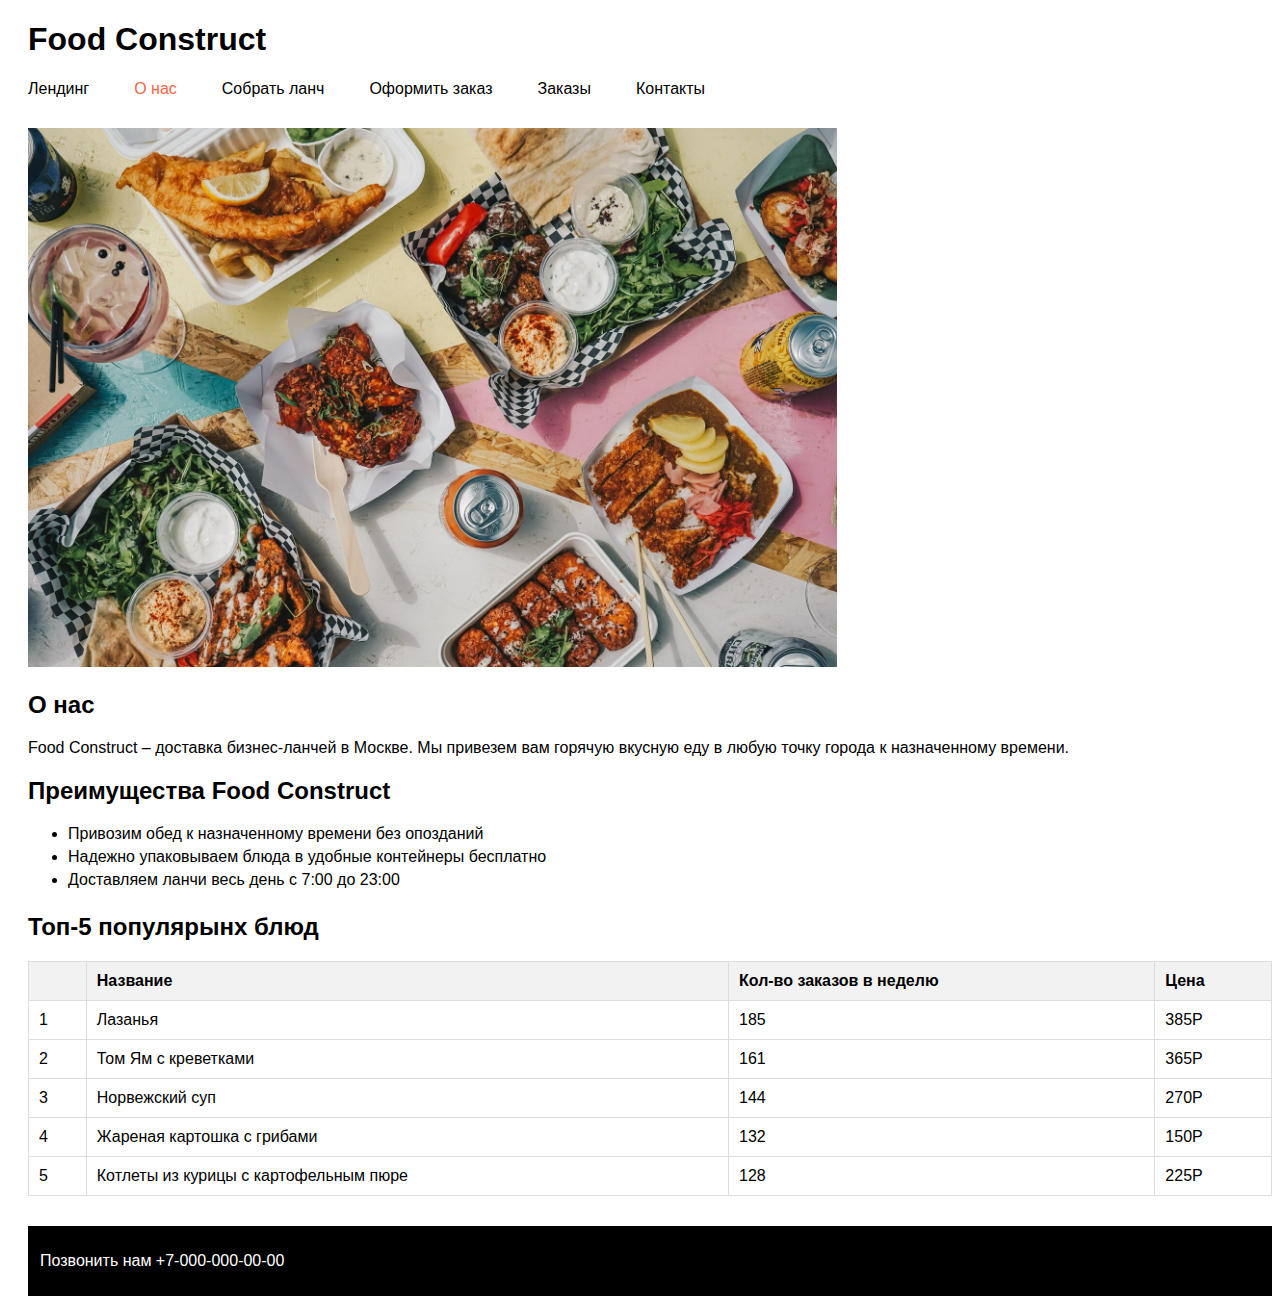
<file: index.html>
<!DOCTYPE html>
<html lang="ru">
    <head>
        <meta charset="UTF-8">
        <meta name="viewport" content="width=device-width, initial-scale=1.0">
        <title>Food Construct</title>
        <link rel="stylesheet" href="styles/style.css">
        </head>
    <body>
        <header>
            <h1>Food Construct</h1>
            <nav>
              <a href="lending.html">Лендинг</a>
              <a href="index.html" class="active">О нас</a>
              <a href="assembly.html">Собрать ланч</a>
              <a href="ordering.html">Оформить заказ</a>
              <a href="orders.html">Заказы</a>
              <a href="#footer">Контакты</a>
            </nav>
        </header>
        <main>
            <section class="about">
                <img src="images/foods.png" alt="Фото еды">
                <h2>О нас</h2>
                <p>Food Construct – доставка бизнес-ланчей в Москве. Мы привезем вам горячую вкусную еду в любую точку города к назначенному времени.</p>
            </section>
            <section class="advantages">
                <h2>Преимущества Food Construct</h2>
                <ul>
                    <li>Привозим обед к назначенному времени без опозданий</li>
                    <li>Надежно упаковываем блюда в удобные контейнеры бесплатно</li>
                    <li>Доставляем ланчи весь день с 7:00 до 23:00</li>
                </ul>
            </section>
            <section class="menu">
                <h2>Топ-5 популярынх блюд</h2>
                <table>
                    <thead>
                        <tr>
                          <th></th>
                          <th>Название</th>
                          <th>Кол-во заказов в неделю</th>
                          <th>Цена</th>
                        </tr>
                      </thead>
                      <tbody>
                        <tr>
                          <td>1</td>
                          <td>Лазанья</td>
                          <td>185</td>
                          <td>385P</td>
                        </tr>
                        <tr>
                          <td>2</td>
                          <td>Том Ям с креветками</td>
                          <td>161</td>
                          <td>365P</td>
                        </tr>
                        <tr>
                          <td>3</td>
                          <td>Норвежский суп</td>
                          <td>144</td>
                          <td>270P</td>
                        </tr>
                        <tr>
                          <td>4</td>
                          <td>Жареная картошка с грибами</td>
                          <td>132</td>
                          <td>150P</td>
                        </tr>
                        <tr>
                          <td>5</td>
                          <td>Котлеты из курицы с картофельным пюре</td>
                          <td>128</td>
                          <td>225P</td>
                        </tr>
                      </tbody>
                </table>
            </section>
        </main>
        <footer id="footer">
            <section class="contacts">
                <p>Позвонить нам <a href="#">+7-000-000-00-00</a></p>
            </section>
        </footer>
    </body>
</html>
</file>
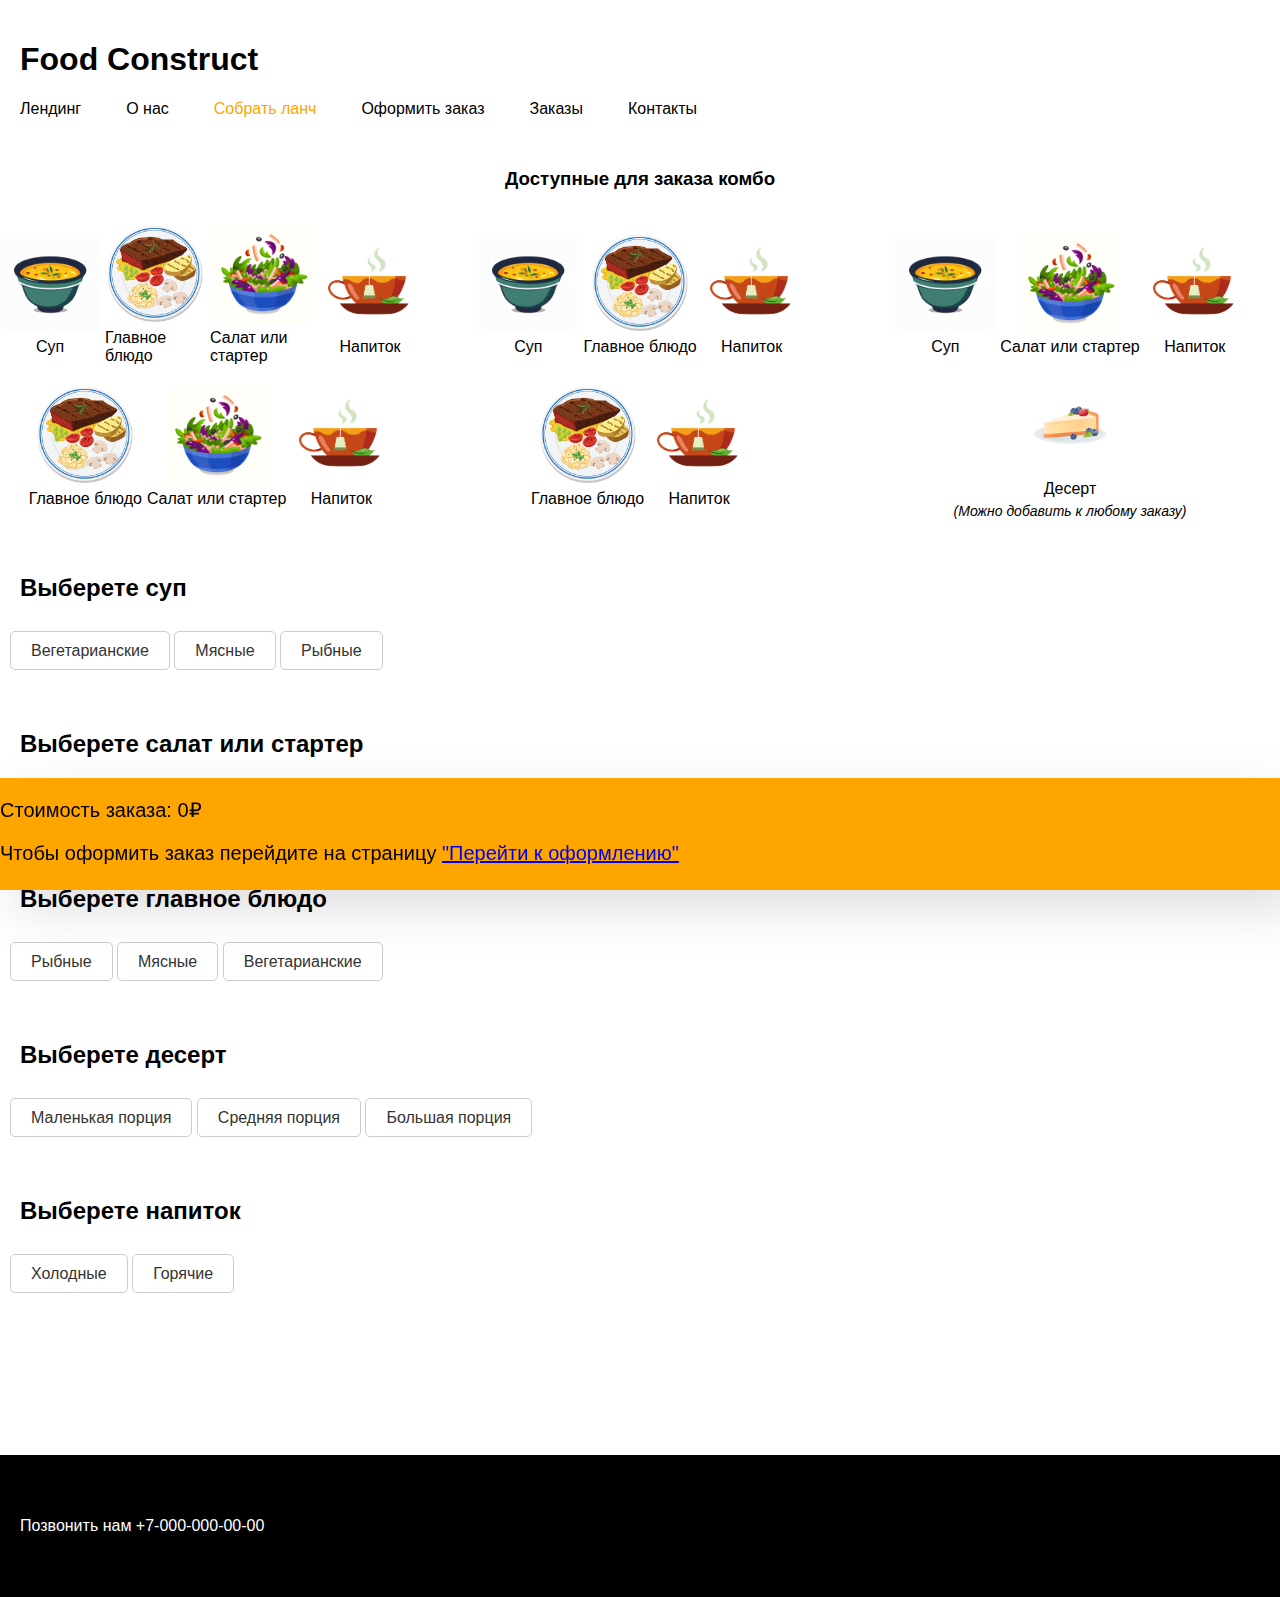
<file: assembly.html>
<!DOCTYPE html>
<html lang="ru">
<head>
    <meta charset="UTF-8">
    <meta name="viewport" content="width=device-width, initial-scale=1.0">
    <title>Food Construct</title>
    <link rel="stylesheet" href="styles/style.css">
    <link rel="stylesheet" href="styles/assembly_style.css">
</head>
<body>
    <header>
        <h1>Food Construct</h1>
        <nav>
            <a href="lending.html">Лендинг</a>
            <a href="index.html">О нас</a>
            <a href="assembly.html" class="active">Собрать ланч</a>
            <a href="ordering.html">Оформить заказ</a>
            <a href="orders.html">Заказы</a>
            <a href="#footer">Контакты</a>
        </nav>
    </header>
    <main>
        <div class="combo-container">
            <h3>Доступные для заказа комбо</h3>
            <div class="combo-grid">
                <div class="combo-item">
                    <div class="combo-item-content">
                        <img src="images/combos/soup.jpg" alt="Суп">
                        <span>Суп</span>
                    </div>
                    <div class="combo-item-content">
                        <img src="images/combos/main.jpg" alt="Главное блюдо">
                        <span>Главное блюдо</span>
                    </div>
                    <div class="combo-item-content">
                        <img src="images/combos/salad.jpg" alt="Салат или стартер">
                        <span>Салат или стартер</span>
                    </div>
                    <div class="combo-item-content">
                        <img src="images/combos/drink.jpg" alt="Напиток">
                        <span>Напиток</span>
                    </div>
                </div>
                <div class="combo-item">
                    <div class="combo-item-content">
                        <img src="images/combos/soup.jpg" alt="Суп">
                        <span>Суп</span>
                    </div>
                    <div class="combo-item-content">
                        <img src="images/combos/main.jpg" alt="Главное блюдо">
                        <span>Главное блюдо</span>
                    </div>
                    <div class="combo-item-content">
                        <img src="images/combos/drink.jpg" alt="Напиток">
                        <span>Напиток</span>
                    </div>
                </div>
                <div class="combo-item">
                    <div class="combo-item-content">
                        <img src="images/combos/soup.jpg" alt="Суп">
                        <span>Суп</span>
                    </div>
                    <div class="combo-item-content">
                        <img src="images/combos/salad.jpg" alt="Салат или стартер">
                        <span>Салат или стартер</span>
                    </div>
                    <div class="combo-item-content">
                        <img src="images/combos/drink.jpg" alt="Напиток">
                        <span>Напиток</span>
                    </div>
                </div>
                <div class="combo-item">
                    <div class="combo-item-content">
                        <img src="images/combos/main.jpg" alt="Главное блюдо">
                        <span>Главное блюдо</span>
                    </div>
                    <div class="combo-item-content">
                        <img src="images/combos/salad.jpg" alt="Салат или стартер">
                        <span>Салат или стартер</span>
                    </div>
                    <div class="combo-item-content">
                        <img src="images/combos/drink.jpg" alt="Напиток">
                        <span>Напиток</span>
                    </div>
                </div>
                <div class="combo-item">
                    <div class="combo-item-content">
                        <img src="images/combos/main.jpg" alt="Главное блюдо">
                        <span>Главное блюдо</span>
                    </div>
                    <div class="combo-item-content">
                        <img src="images/combos/drink.jpg" alt="Напиток">
                        <span>Напиток</span>
                    </div>
                </div>
                <div class="combo-item">
                    <div class="combo-item-content">
                        <img src="images/combos/dessert.jpg" alt="Десерт">
                        <span>Десерт</span>
                        <p>(Можно добавить к любому заказу)</p>
                </div>
            </div>
        </div>
        <section id="soup">
            <h2>Выберете суп</h2>
            <div class="filters">
                <a href="#" class="soup-filter" data-kind="veg">Вегетарианские</a>
                <a href="#" class="soup-filter" data-kind="meat">Мясные</a>
                <a href="#" class="soup-filter" data-kind="fish">Рыбные</a>
            </div>
            <div class="dish_block"></div>
        </section>
        <section id="salad">
            <h2>Выберете салат или стартер</h2>
            <div class="filters">
                <a href="#" class="salad-filter" data-kind="veg">Вегетарианские</a>
                <a href="#" class="salad-filter" data-kind="fish">Рыбные</a>     
                <a href="#" class="salad-filter" data-kind="meat">Мясные</a>
            </div>
            <div class="dish_block"></div>
        </section>
        <section id="main">
            <h2>Выберете главное блюдо</h2>
            <div class="filters">
                <a href="#" class="main-filter" data-kind="fish">Рыбные</a>
                <a href="#" class="main-filter" data-kind="meat">Мясные</a>
                <a href="#" class="main-filter" data-kind="veg">Вегетарианские</a>
            </div>
            <div class="dish_block"></div>
        </section>
        <section id="dessert">
            <h2>Выберете десерт</h2>
            <div class="filters">
                <a href="#" class="dessert-filter" data-kind="small">Маленькая порция</a>
                <a href="#" class="dessert-filter" data-kind="medium">Средняя порция</a>
                <a href="#" class="dessert-filter" data-kind="large">Большая порция</a>
            </div>
            <div class="dish_block"></div>
        </section>
        <section id="drink">
            <h2>Выберете напиток</h2>
            <div class="filters">
                <a href="#" class="drink-filter" data-kind="cold">Холодные</a>
                <a href="#" class="drink-filter" data-kind="hot">Горячие</a>
            </div>
            <div class="dish_block"></div>
        </section>
        <section id="order_panel">
            <p id="total_price">Стоимость заказа: 0₽</p>
            <p id="order_message">Чтобы оформить заказ перейдите на страницу <a class="link" href="ordering.html">"Перейти к оформлению"</a></p>
        </section>
    </main>
    <footer id="footer">
        <section class="call-to-action">
            <p>Позвонить нам <a href="#">+7-000-000-00-00</a></p>
        </section>
    </footer>
    <script src="java_scripts\dishes_display.js"></script>
</body>
</html>
</file>
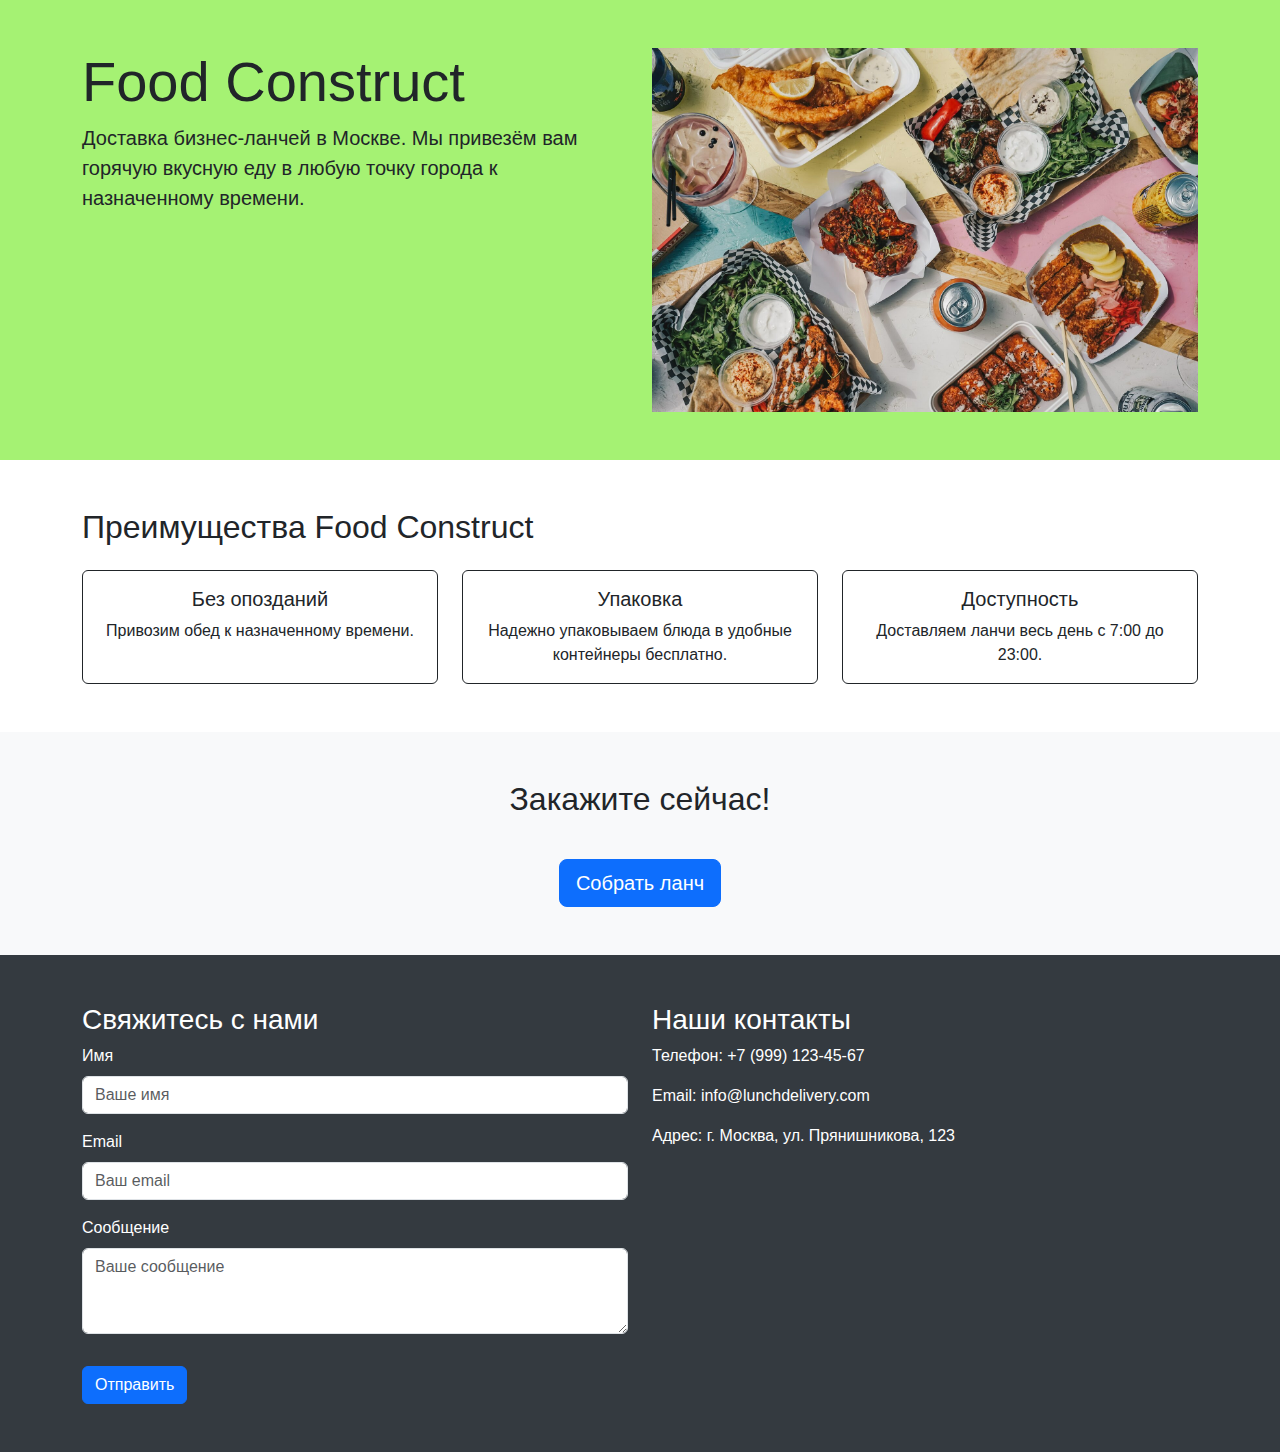
<file: lending.html>
<!DOCTYPE html>
<html lang="ru">
<head>
    <meta charset="UTF-8">
    <meta name="viewport" content="width=device-width, initial-scale=1.0">
    <title>Food Construct - Лендинг</title>
    <link href="https://cdn.jsdelivr.net/npm/bootstrap@5.3.0/dist/css/bootstrap.min.css" rel="stylesheet">
    <style>
        body {
            font-family: Arial, sans-serif;
        }
        header{
            background-color: #A5F273;
        }
        #cta {
        background-color: #f8f9fa;
        padding: 50px 20px;
        }
        #feedback {
            background-color: #343a40;
            color: white;
            padding: 50px 20px;
        }
        .hero-image {
                height: 300px;
                object-fit: cover;
            }
        a.text-white {
            text-decoration: none;
        }
        a.text-white:hover {
            text-decoration: underline;
        }
    </style>
</head>
<body>
    <header>
        <div class="container py-5">
            <div class="row">
                <div class="col-md-6">
                    <h1 class="display-4">Food Construct</h1>
                    <p class="lead">Доставка бизнес-ланчей в Москве. Мы привезём вам горячую вкусную еду в любую точку города к назначенному времени.</p>
                </div>
                <div class="col-md-6 text-center">
                    <img src="images/foods.png" alt="Изображение ланча" class="img-fluid hero-image.">
                </div>
            </div>
        </div>
    </header>
    <section id="advantages" class="py-5">
        <div class="container">
            <h2 class="mb-4">Преимущества Food Construct</h2>
            <div class="row row-cols-1 row-cols-md-3 g-4">
                <div class="col">
                    <div class="card h-100 border-dark">
                        <div class="card-body text-center">
                            <i class="bi bi-clock fs-3"></i>
                            <h5 class="card-title">Без опозданий</h5>
                            <p class="card-text">Привозим обед к назначенному времени.</p>
                        </div>
                    </div>
                </div>
                <div class="col">
                    <div class="card h-100 border-dark">
                        <div class="card-body text-center">
                            <i class="bi bi-box-seam fs-3"></i>
                            <h5 class="card-title">Упаковка</h5>
                            <p class="card-text">Надежно упаковываем блюда в удобные контейнеры бесплатно.</p>
                        </div>
                    </div>
                </div>
                <div class="col">
                    <div class="card h-100 border-dark">
                        <div class="card-body text-center">
                            <i class="bi bi-clock-history fs-3"></i>
                            <h5 class="card-title">Доступность</h5>
                            <p class="card-text">Доставляем ланчи весь день с 7:00 до 23:00.</p>
                        </div>
                    </div>
                </div>
            </div>
        </div>
    </section>

    <section id="cta" class="py-5 bg-light">
        <div class="container">
            <h2 class="mb-4 text-center">Закажите сейчас!</h2>
            <div class="text-center">
                <a href="assembly.html" class="btn btn-primary btn-lg mt-3">Собрать ланч</a>
            </div>
            
        </div>
    </section>

    <section id="feedback" class="py-5">
        <div class="container">
            <div class="row">
                <div class="col-md-6 mb-4 mb-md-0">
                    <h3>Свяжитесь с нами</h3>
                    <form id="contactForm">
                        <div class="mb-3">
                            <label for="name" class="form-label">Имя</label>
                            <input type="text" class="form-control" id="name" placeholder="Ваше имя" required>
                        </div>
                        <div class="mb-3">
                            <label for="email" class="form-label">Email</label>
                            <input type="email" class="form-control" id="email" placeholder="Ваш email" required>
                        </div>
                        <div class="mb-3">
                            <label for="message" class="form-label">Сообщение</label>
                            <textarea class="form-control" id="message" rows="3" placeholder="Ваше сообщение" required></textarea>
                        </div>
                        <button type="submit" class="btn btn-primary mt-3">Отправить</button>
                    </form>
                </div>
                <div class="col-md-6">
                    <h3>Наши контакты</h3>
                    <p>Телефон: <a href="tel:+1234567890" class="text-white">+7 (999) 123-45-67</a></p>
                    <p>Email: <a href="mailto:info@lunchdelivery.com" class="text-white">info@lunchdelivery.com</a></p>
                    <p>Адрес: г. Москва, ул. Прянишникова, 123</p>
                </div>
            </div>
        </div>
    </section>
    <script src="https://cdn.jsdelivr.net/npm/bootstrap@5.3.0/dist/js/bootstrap.bundle.min.js"></script>
</body>
</html>
</file>
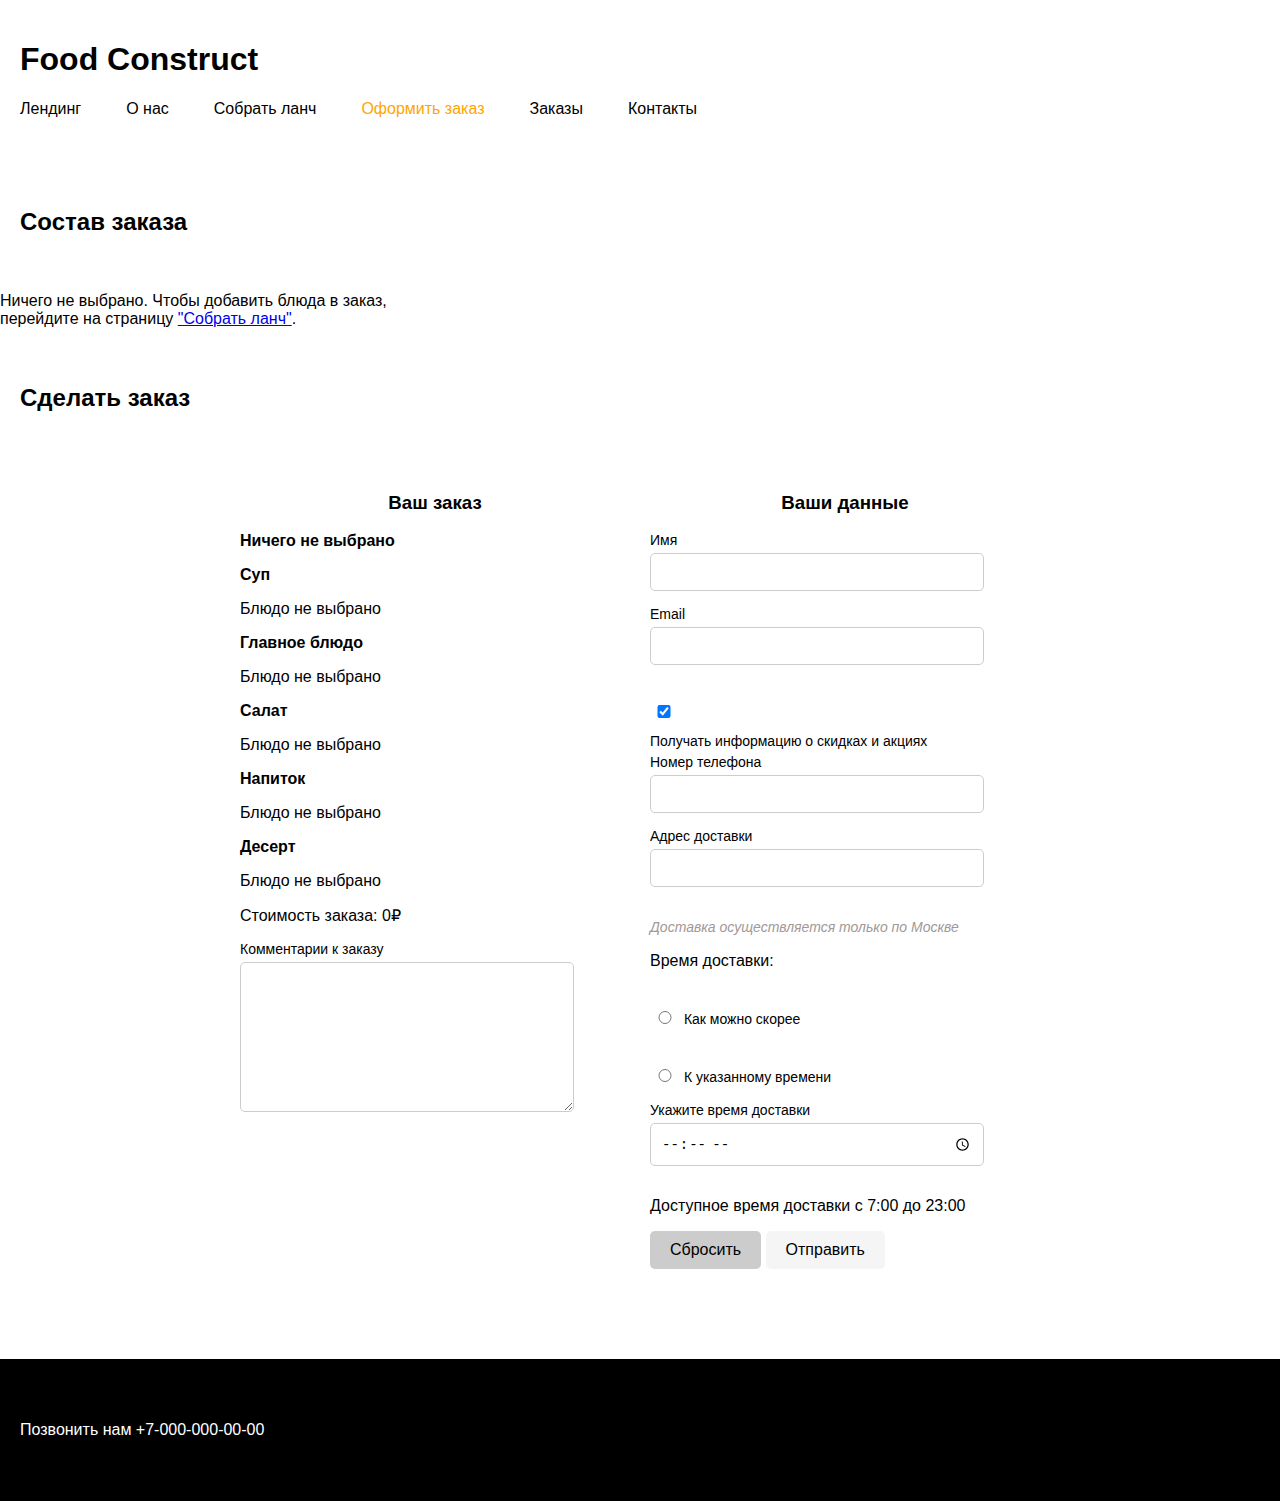
<file: ordering.html>
<!DOCTYPE html>
<html lang="ru">
<head>
  <meta charset="UTF-8">
    <meta name="viewport" content="width=device-width, initial-scale=1.0">
    <title>Food Construct</title>
    <link rel="stylesheet" href="styles/style.css">
    <link rel="stylesheet" href="styles/assembly_style.css">
</head>
<body>
  <header>
    <h1>Food Construct</h1>
    <nav>
        <a href="lending.html">Лендинг</a>
        <a href="index.html">О нас</a>
        <a href="assembly.html">Собрать ланч</a>
        <a href="ordering.html" class="active">Оформить заказ</a>
        <a href="orders.html">Заказы</a>
        <a href="#footer">Контакты</a>
    </nav>
  </header>
  <main>
    <section id="selected_dishes">
        <h2>Состав заказа</h2>
        <div class="dish_block">
            <p class="nothing_selected">Ничего не выбрано. Чтобы добавить блюда в заказ, перейдите на страницу
            <a class="link" href="assembly.html">"Собрать ланч"</a>.</p>
        </div>
    </section>
    <section id="order_form">
        <h2>Сделать заказ</h2>
        <form class="order_form">
            <div class="order_section">
                <h3>Ваш заказ</h3>
                <p class="nothing_selected"><b>Ничего не выбрано</b></p>
                <p id="soup_label"><b>Суп</b></p>
                <p id="chosen_soup">Блюдо не выбрано</p>
                <p id="main_label"><b>Главное блюдо</b></p>
                <p id="chosen_main">Блюдо не выбрано</p>
                <p id="salad_label"><b>Салат</b></p>
                <p id="chosen_salad">Блюдо не выбрано</p>
                <p id="drink_label"><b>Напиток</b></p>
                <p id="chosen_drink">Блюдо не выбрано</p>
                <p id="dessert_label"><b>Десерт</b></p>
                <p id="chosen_dessert">Блюдо не выбрано</p>
                <p id="total_price">Стоимость заказа: 0₽</p>
                <label for="comment">Комментарии к заказу</label>
                <textarea id="comment" rows="8"></textarea>
            </div>
            <div class="order_section">
                <h3>Ваши данные</h3>
                <label for="full_name">Имя</label>
                <input type="text" id="full_name" name="full_name" required>
                <label for="email">Email</label>
                <input type="email" id="email" name="email" required>
                <div class="subscribe_checkbox">
                    <input type="checkbox" id="subscribe" name="subscribe" checked>
                    <label for="subscribe">Получать информацию о скидках и акциях</label>
                </div>
                <label for="phone">Номер телефона</label>
                <input type="tel" id="phone" name="phone" required>
                <label for="address">Адрес доставки</label>
                <input type="text" id="address" name="address" required>
                <p class="note"><i>Доставка осуществляется только по Москве</i></p>
                <p>Время доставки:</p>
                <label><input type="radio" value="asap" name="time-type" required> Как можно скорее</label>
                <label><input type="radio" value="specific" name="time-type" required> К указанному времени</label>
                <label for="delivery-time">Укажите время доставки</label>
                <input type="time" id="delivery-time" name="time" min="07:00" max="23:00" step="300">
                <p class="note">Доступное время доставки с 7:00 до 23:00</p>
                <div class="form_actions">
                    <button type="reset">Сбросить</button>
                    <button type="submit">Отправить</button>
                </div>
            </div>
        </form>
    </section>
    <div id="notification" class="custom-notification"></div>
</main>
  <footer id="footer">
    <section class="call-to-action">
        <p>Позвонить нам <a href="#">+7-000-000-00-00</a></p>
    </section>
  </footer>
  <script src="java_scripts\order_display.js"></script>
</body>
</html>
</file>
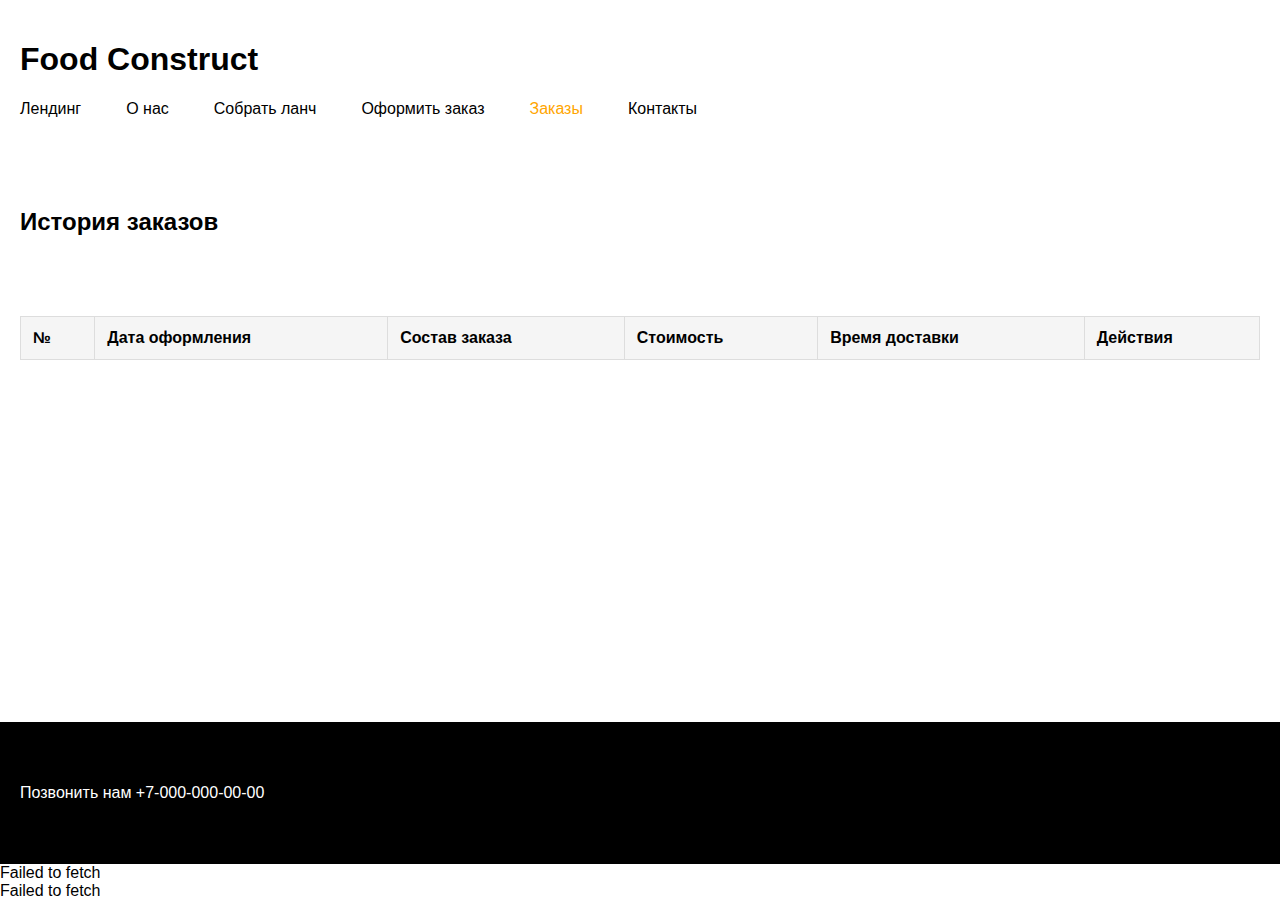
<file: orders.html>
<!DOCTYPE html>
<html lang="ru">
<head>
    <meta charset="UTF-8">
    <meta name="viewport" content="width=device-width, initial-scale=1.0">
    <title>Food Construct - История заказов</title>
    <link rel="stylesheet" href="styles/style.css">
    <link rel="stylesheet" href="styles/assembly_style.css">
</head>
<body>
    <header>
        <h1>Food Construct</h1>
        <nav>
            <a href="lending.html">Лендинг</a>
            <a href="index.html">О нас</a>
            <a href="assembly.html">Собрать ланч</a>
            <a href="ordering.html">Оформить заказ</a>
            <a href="orders.html" class="active">Заказы</a>
            <a href="#footer">Контакты</a>
        </nav>
    </header>
    <main>
        <h2>История заказов</h2>
        <div class="orders-table">
            <table>
                <thead>
                    <tr>
                        <th>№</th>
                        <th>Дата оформления</th>
                        <th>Состав заказа</th>
                        <th>Стоимость</th>
                        <th>Время доставки</th>
                        <th>Действия</th>
                    </tr>
                </thead>
                <tbody id="ordersTableBody">
                    <!-- Здесь будут отображаться заказы -->
                </tbody>
            </table>
        </div>
    </main>
    
    <!-- Модальные окна -->
    <div id="orderDetailsModal" class="modal">
        <div class="modal-content">
            <span class="close">&times;</span>
            <h3>Просмотр заказа</h3>
            <div id="orderDetailsContent">
                <!-- Содержимое будет добавлено динамически -->
            </div>
            <button class="ok-button">OK</button>
        </div>
    </div>
    
    <div id="orderEditModal" class="modal">
        <div class="modal-content">
            <span class="close">&times;</span>
            <h3>Редактирование заказа</h3>
            <form id="editOrderForm">
                <!-- Форма будет заполнена динамически -->
            </form>
            <div class="modal-buttons">
                <button class="cancel-button">Отмена</button>
                <button class="save-button">Сохранить</button>
            </div>
        </div>
    </div>
    
    <div id="orderDeleteModal" class="modal">
        <div class="modal-content">
            <span class="close">&times;</span>
            <h3>Удаление заказа</h3>
            <p>Вы уверены, что хотите удалить заказ?</p>
            <div class="modal-buttons">
                <button class="cancel-button">Отмена</button>
                <button class="delete-button">Да</button>
            </div>
        </div>
    </div>
    
<footer id="footer">
    <section class="call-to-action">
        <p>Позвонить нам <a href="#">+7-000-000-00-00</a></p>
    </section>
</footer>
    <script src="java_scripts/orders.js"></script>
</body>
</html>
</file>
<file: styles/style.css>
@font-face {
    font-family: 'Gilroy';
    src: url('fonts/Gilroy-Bold.ttf') format ('truetype');
}

body {
    font-family: 'Gilroy', sans-serif;
    font-weight: 500;
    padding-left: 20px;
}

h1 {
    font-style: 'Gilroy', sans-serif;
}

header {
    margin-bottom: 30px;
}

main {
    margin-bottom: 30px;
}

nav {
    display: flex;
    flex-wrap: wrap;
    gap: 15px;
    padding-left: 0;
    justify-content: left;
}

nav A {
    color: black;
    text-decoration: none;
    margin-right: 30px;
   }

nav A:visited {
    color: black; 
   } 
nav A:hover {
    color: #c96915; 
}

table{
    border-collapse: collapse;
    width: 100%;
    margin-bottom: 20px;
}

th, td {
    padding: 10px;
    text-align: left;
    border: 1px solid #ddd;
}

th {
    font-weight: 0;
    background-color: #f2f2f2;
}

footer {
    margin-top: 20px;
    background-color: black;
    color: white;
    left: 0;
    width: 100%; 
    line-height: 70px;
    padding-left: 12px;
    box-sizing: border-box;
}

footer A {
    color: white;
    text-decoration: none;
    margin-right: 30px;
   }

footer A:visited {
    color: white; 
   } 
footer A:hover {
    color: #c96915;
} 

img {
    width: 65%;
    height: 65%;
}

li {
    padding-bottom: 5px;
}

nav a.active {
    color: tomato;
}

@media (max-width: 800px) {
    .img{
      width: 500px;
      height: auto;
    }
  }

  @media (max-width: 600px) {
    h1 {
      text-align: center;
    }
    nav {
      font-size: 14px;
      flex-direction: column;
      align-items: center;
    }  
    table {
      font-size: 10px;
    }
    .img {
      width: 100%;
    }
  }

  @media (max-width: 400px) {
    h1 {
      text-align: center;
    }
    nav {
      font-size: 14px;
      flex-direction: column;
      align-items: center;
    }  
    table {
      font-size: 8px;
    }
  }
</file>
<file: styles/assembly_style.css>
body {
    font-family: sans-serif;
    margin: 0;
    padding: 0;
    min-height: 100vh;
    display: flex;
    flex-direction: column;
  }
  
  header {
    background-color: white;
    padding: 20px;
    text-align: left;
  }

  nav ul {
    display: flex;
    flex-wrap: wrap;
    gap: 15px;
    padding-left: 0;
  }

  nav li {
    display: inline-block;
  }
  
  nav a {
    text-decoration: none;
    color: black;
    transition: color 0.2s ease;
  }
  nav a:hover {
    color: orange;
  }
  
  nav a.active {
    color: orange;
  }

  h2 {
    padding: 20px;
  }

  footer {
    background-color: black;
    color: white;
    padding: 20px;
    text-align: left;
    margin-top: auto;
    width: 100%;
    box-sizing: border-box;
  }

  footer a {
    color: white
  }

  footer a:hover {
    color: orange
  }

.dish_block {
    display: grid;
    grid-template-columns: repeat(3, 1fr);
    gap: 10px;
  }
  
  .dish {
    display: flex;
    flex-direction: column;
    width: 280px;
    padding-left: 40px;
    padding-right:40px;
    padding-top:30px;
    padding-bottom: 30px;
    border-radius: 35px;
    background-color: white;
    cursor: pointer;
    box-shadow: 17px 19px 24px rgba(0, 0, 0, 0.13);
  }
  
  .dish:hover {
    border: solid 2px tomato;
  }
  
  .dish:hover button {
    background-color: #f1eee9;
  }

  .dish button:hover {
    background-color: orange;
    color: #333;
  }

  .dish img {
    width: 100%;
    height: 100%;
    border-radius: 35px;
  }
  
  .dish p:nth-child(2) {
    font-size: 18px;
  }
  
  .dish p:nth-child(1) {
    font-size: 18px;
  }
  
  .dish p:nth-child(3) {
    color: grey;
  }

  .dish.hidden {
    display: none;
}
  
  .dish button {
    background-color: #fce0af    ;
    display: flex; 
    flex-direction: column;
    gap: 15px;
    margin-top: 10px;
    border: 0px;
    align-self: center;
    border-radius: 10px;
    padding-top:10px;
    padding-bottom: 10px;
    padding-left: 30px;
    padding-right:30px; 
    line-height: 0px;
    font-size: 12px;
    font-weight: 500;
    position:relative;
    bottom:15px;
    cursor:pointer;
  }

  @media  (max-width: 800px) {
    .dish-block {
      grid-template-columns: repeat(3, 1fr);
    }
  }

  @media (max-width: 600px) {
    .dish-block {
      grid-template-columns: repeat(2, 1fr);
    }
    h2 {
      text-align: center;
    }
  }

form {
  max-width: 800px;
  margin: 40px auto;
  padding: 20px;
  background-color: white;
}

.form-container {
  display: flex;
  justify-content: space-between;
}

.order-container, .info-container {
  background-color: white;
  padding: 20px;
  border-radius: 10px;
  box-shadow: 0 4px 6px rgba(0, 0, 0, 0.1);
  flex-basis: 45%;
  margin: 20px;
}

.select-container {
  margin-bottom: 20px;
}

.select-container label {
  display: block;
  margin-bottom: 10px;
}

.select-container select {
  padding: 10px;
  border: 1px solid #ccc;
  background-color: white;
  width: 255px;
}

.input-container {
  margin-bottom: 20px;
}

.input-container label {
  display: block;
  margin-bottom: 10px;
}

.input-container input[type="text"],
.input-container input[type="email"],
.input-container input[type="tel"] {
  padding: 10px;
  border: 1px solid #ccc;
  width: 255px;
}

.checkbox-container {
  margin-bottom: 20px;
}

.checkbox-container input[type="checkbox"] {
  margin-right: 10px;
}

.radio-container {
  margin-bottom: 20px;
}

.radio-container input[type="radio"] {
  margin-right: 10px;
}

.time-container {
  margin-bottom: 20px;
}

.time-container label {
  display: block;
  margin-bottom: 10px;
}

.time-container input[type="time"] {
  padding: 10px;
  border: 1px solid #ccc;
  width: 255px;
}

.btn-container {
  margin-top: 20px;
  text-align: center;
}

.btn-container button[type="reset"],
.btn-container button[type="submit"] {
  padding: 10px 20px;
  border: none;
  border: 1px solid black;
  color: #333;
  cursor: pointer;
}

h3 {
  margin-top: 0;
  text-align: center;
}

h4 {
  margin-top: 0;
}

.delivery {
  font-size: 14px;
  color: #666;
  font-style: italic;
}

.available-time {
  font-size: 14px;
  color: #666;
  font-style: italic;
}

.filters {
  margin-bottom: 20px;
}

.filters a {
  padding: 10px 20px;
  border: 1px solid #ccc;
  border-radius: 5px;
  background-color: white;
  color: #333;
  cursor: pointer;
  transition: background-color 0.3s, color 0.3s, border-color 0.3s;
  font-size: 16px;
  text-decoration: none;
}

.filters .active {
  background-color: orange;
  color: #333;
  border-color: orange;
}

.filters a:hover {
  background-color: orange;
  border-color: orange;
  color: #333;
}

.combo-container {
  display: flex;
  flex-direction: column;
  gap: 15px;
}

.combo-grid {
  display: grid;
  grid-template-columns: repeat(3, 1fr);
  gap: 10px;
  justify-items: center;
}

.combo-item {
  display: flex;
  align-items: center;
  gap: 5px;
}

.combo-item img {
  transition: all 0.3s ease-in-out;
  width: 100px;
}

.combo-item img:hover {
  transform: translateY(-5px) scale(1.1);
}

.combo-item-content {
  display: flex;
  flex-direction: column;
  align-items: center;
  gap: 5px;
}

.combo-item-content span {
  font-size: 16px;
}

.combo-item-content p {
  margin: 0px;
  font-size: 14px;
  font-style: italic;
}

.order-form {
  display: grid;
  grid-template-columns: 1fr 1fr;
  gap: 20px;
  width: 100%;
  max-width: 800px;
  padding: 20px;
  border-radius: 10px;
}

form {
  display: grid;
  grid-template-columns: 1fr 1fr;
  gap: 20px;
  width: 100%;
  max-width: 800px;
  padding: 20px;
  border-radius: 10px;
}

.order-form h2 {
  text-align: center;
}

.order-form h3 {
  text-align: left;
  margin-bottom: 10px;
}

.order-details {
  margin-top: 20px;
  text-align: left;
  text-decoration: underline;
}

label {
  display: block;
  margin-bottom: 5px;
  font-size: 14px;
}

input, select, textarea {
  width: 80%;
  padding: 10px;
  border: 1px solid #ccc;
  border-radius: 5px;
  margin-bottom: 15px;
  font-size: 14px;
}

textarea {
  resize: vertical;
}

button {
  padding: 10px 20px;
  border: none;
  border-radius: 5px;
  background-color: whitesmoke;
  color: black;
  font-size: 16px;
  cursor: pointer;
  transition: background-color 0.3s ease;
}

button:hover {
  background-color: orange;
  color: #333;
}

button:active {
  background-color: orange;
}

button[type="reset"] {
  background-color: #ccc;
}

button[type="reset"]:hover {
  background-color: #b3b3b3;
}

input[type="checkbox"],
input[type="radio"] {
  margin-right: 5px; 
  margin-top: 25px; 
  width: 20px;
}

i {
  font-size: 14px;
  margin-top: -10px;
  color: #a19898;
}
.time_delivery{
  margin-top: 10px;
}

.bold-text {
  font-weight: bold;
  margin-bottom: 25px;
}

.comment_from_java{
  margin-top: 10px;
}

.filters{
  margin-top: 15px;
  margin-bottom: 15px;
  margin-left: 10px;
}

#orderLink.disabled {
  pointer-events: none; 
  opacity: 0.5; 
}

.custom-notification {
  position: fixed;
  bottom: 20px;
  left: 50%;
  transform: translateX(-50%);
  padding: 10px 20px;
  background-color: #f0f0f0;
  color: #333;
  border-radius: 5px;
  box-shadow: 0 2px 5px rgba(0,0,0,0.1);
  transition: opacity 0.3s ease-in-out;
  opacity: 0;
}

.custom-notification button {
  padding: 10px 20px;
  border: 2px solid black;
  border-radius: 10px;
  color: black;
  background-color: white;
  cursor: pointer;
}

.custom-notification button:hover {
  background-color: gray;
}

/* Стили для таблицы заказов */
.orders-table {
    padding: 20px;
    overflow-x: auto;
}

.orders-table table {
    width: 100%;
    border-collapse: collapse;
    margin-top: 20px;
}

.orders-table th,
.orders-table td {
    padding: 12px;
    text-align: left;
    border-bottom: 1px solid #ddd;
}

.orders-table th {
    background-color: #f5f5f5;
    font-weight: bold;
}

.orders-table tr:hover {
    background-color: #f9f9f9;
}

/* Стили для кнопок действий */
.action-buttons {
    display: flex;
    gap: 10px;
}

.action-buttons button {
    padding: 5px 10px;
    border: none;
    border-radius: 5px;
    cursor: pointer;
    transition: background-color 0.3s;
}

/* Модальные окна */
.modal {
    display: none;
    position: fixed;
    top: 0;
    left: 0;
    width: 100%;
    height: 100%;
    background-color: rgba(0, 0, 0, 0.5);
    z-index: 1000;
    overflow-y: auto;
}

.modal-content {
    position: relative;
    background-color: white;
    margin: 50px auto;
    padding: 20px 30px;
    border-radius: 10px;
    width: 90%;
    max-width: 500px;
    max-height: 85vh;
    overflow-y: auto;
}

.modal-content::-webkit-scrollbar {
    width: 8px;
}

.modal-content::-webkit-scrollbar-track {
    background: #f1f1f1;
    border-radius: 4px;
}

.modal-content::-webkit-scrollbar-thumb {
    background: #888;
    border-radius: 4px;
}

.modal-content::-webkit-scrollbar-thumb:hover {
    background: #555;
}

.modal-content h4 {
    margin: 20px 0 10px 0;
    color: #000;
}

.modal-content p {
    margin: 10px 0;
}

.modal-content strong {
    color: #000;
}

.close {
    position: sticky;
    float: right;
    top: 10px;
    right: 20px;
    font-size: 28px;
    cursor: pointer;
    z-index: 1;
}

.modal-buttons {
    position: sticky;
    bottom: 0;
    background-color: white;
    padding-top: 20px;
    margin-top: 20px;
    display: flex;
    justify-content: flex-end;
    gap: 10px;
}

.ok-button {
    position: sticky;
    bottom: 0;
    background-color: #f5f5f5;
    padding: 8px 20px;
    border: none;
    border-radius: 5px;
    cursor: pointer;
    margin-top: 20px;
}

.ok-button:hover {
    background-color: orange;
}

#orderDetailsContent {
    margin-bottom: 20px;
    padding-right: 10px;
}

@keyframes slideIn {
    from {
        transform: translateX(100%);
    }
    to {
        transform: translateX(0);
    }
}

.empty-order-message {
    padding: 20px;
    text-align: left;
}

.empty-order-message p {
    margin: 0;
    font-size: 16px;
    color: black;
}

.empty-order-message-href {
    color: orange;
    text-decoration: none;
}

.empty-order-message-href:hover {
    text-decoration: underline;
}

#order_panel {
  position: sticky;
  bottom: 10px;
  padding-bottom: 5px;
  background-color: orange;
  filter: drop-shadow(17px 19px 24px rgba(0, 0, 0, 0.13));
}

#order_panel p {
  font-size: 20px;
}
</file>
